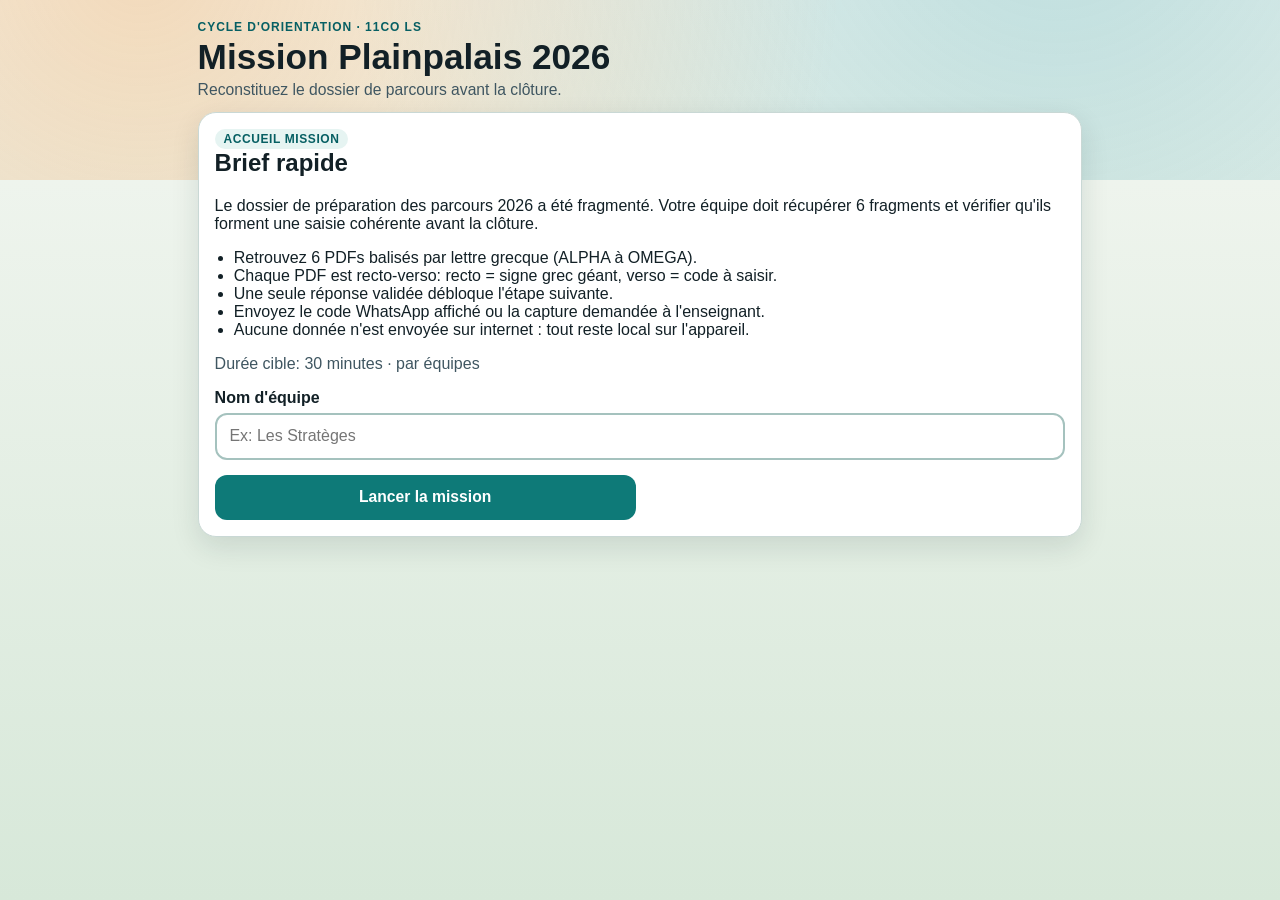
<file: index.html>
<!doctype html>
<html lang="fr">
  <head>
    <meta charset="UTF-8" />
    <meta name="viewport" content="width=device-width, initial-scale=1.0" />
    <meta
      name="description"
      content="Jeu de piste pédagogique à Plainpalais pour préparer la saisie des filières et options."
    />
    <title>Mission Plainpalais 2026</title>
    <link rel="stylesheet" href="assets/css/styles.css" />
  </head>
  <body>
    <div class="aurora" aria-hidden="true"></div>
    <div id="toast-stack" class="toast-stack" aria-live="polite" aria-atomic="true"></div>
    <div class="app-shell">
      <header class="topbar">
        <p class="kicker">Cycle d'orientation · 11CO LS</p>
        <h1>Mission Plainpalais 2026</h1>
        <p class="subtitle">Reconstituez le dossier de parcours avant la clôture.</p>
      </header>

      <section id="status-panel" class="status-panel hidden" aria-live="polite"></section>
      <main id="main-content" class="main-content" aria-live="polite"></main>
    </div>

    <script type="module" src="assets/js/app.js"></script>
  </body>
</html>
</file>
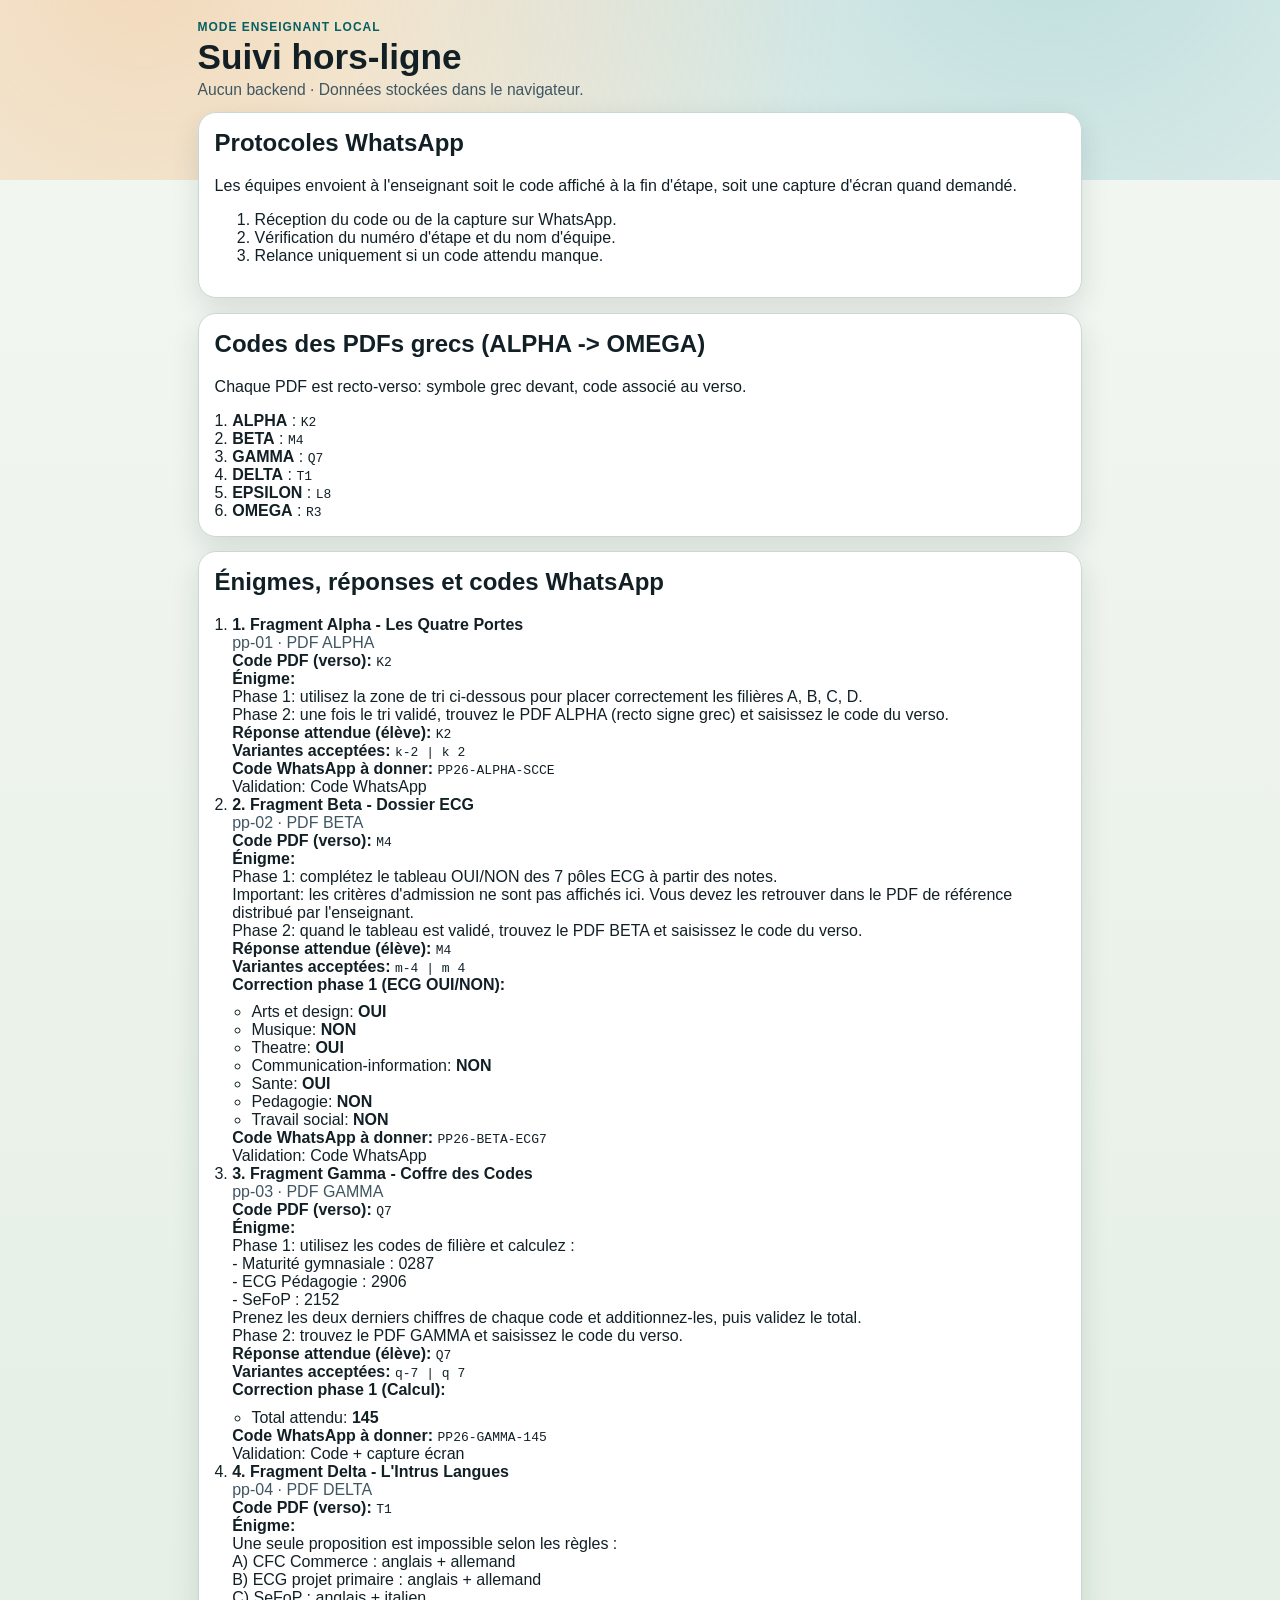
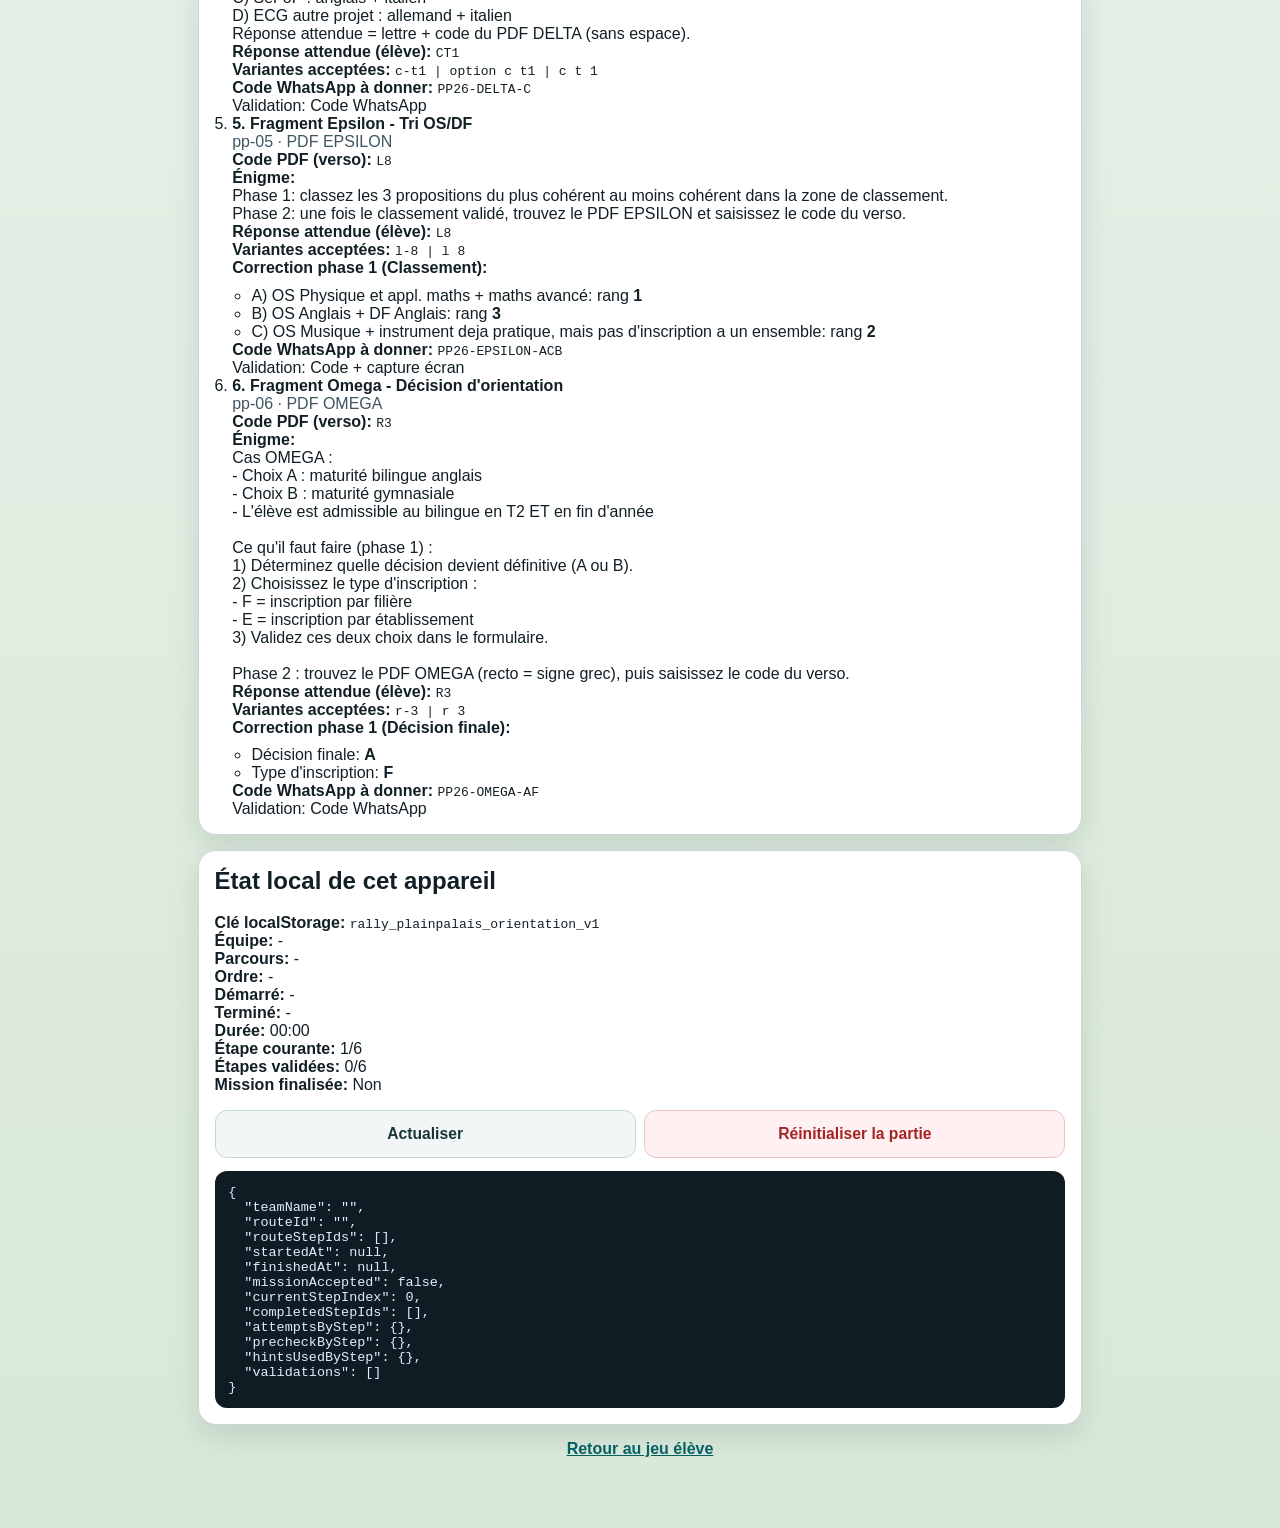
<file: teacher.html>
<!doctype html>
<html lang="fr">
  <head>
    <meta charset="UTF-8" />
    <meta name="viewport" content="width=device-width, initial-scale=1.0" />
    <meta
      name="description"
      content="Mode enseignant local pour suivre les codes WhatsApp et réinitialiser la partie."
    />
    <title>Mode enseignant · Mission Plainpalais 2026</title>
    <link rel="stylesheet" href="assets/css/styles.css" />
  </head>
  <body>
    <div class="aurora" aria-hidden="true"></div>
    <div class="app-shell">
      <header class="topbar">
        <p class="kicker">Mode enseignant local</p>
        <h1>Suivi hors-ligne</h1>
        <p class="subtitle">Aucun backend · Données stockées dans le navigateur.</p>
      </header>

      <main class="main-content" id="teacher-content">
        <section class="card">
          <h2>Protocoles WhatsApp</h2>
          <p>
            Les équipes envoient à l'enseignant soit le code affiché à la fin d'étape, soit une capture
            d'écran quand demandé.
          </p>
          <ol>
            <li>Réception du code ou de la capture sur WhatsApp.</li>
            <li>Vérification du numéro d'étape et du nom d'équipe.</li>
            <li>Relance uniquement si un code attendu manque.</li>
          </ol>
        </section>

        <section class="card">
          <h2>Codes des PDFs grecs (ALPHA -> OMEGA)</h2>
          <p>Chaque PDF est recto-verso: symbole grec devant, code associé au verso.</p>
          <div id="teacher-beacon-codes"></div>
        </section>

        <section class="card">
          <h2>Énigmes, réponses et codes WhatsApp</h2>
          <div id="teacher-step-list"></div>
        </section>

        <section class="card">
          <h2>État local de cet appareil</h2>
          <p id="teacher-summary"></p>
          <div class="button-row">
            <button id="refresh-state" class="btn-secondary" type="button">Actualiser</button>
            <button id="reset-state" class="btn-danger" type="button">Réinitialiser la partie</button>
          </div>
          <pre id="teacher-json" class="json-box" aria-label="Données locales"></pre>
        </section>

        <section class="teacher-footer">
          <a href="index.html" class="text-link">Retour au jeu élève</a>
        </section>
      </main>
    </div>

    <script type="module" src="assets/js/teacher.js"></script>
  </body>
</html>
</file>
<file: assets/css/styles.css>
:root {
  --bg-top: #f4f7f2;
  --bg-bottom: #d7e8d9;
  --card-bg: #ffffff;
  --text-main: #122026;
  --text-soft: #3f5661;
  --accent: #0e7a78;
  --accent-strong: #065f63;
  --warning: #8a4a00;
  --danger: #a62323;
  --border: #c9d8d5;
  --shadow: 0 10px 28px rgba(20, 40, 44, 0.12);
  --radius: 18px;
}

* {
  box-sizing: border-box;
}

body {
  margin: 0;
  min-height: 100vh;
  font-family: "Avenir Next", "Segoe UI", "Noto Sans", sans-serif;
  color: var(--text-main);
  background: linear-gradient(180deg, var(--bg-top), var(--bg-bottom));
}

.aurora {
  position: fixed;
  inset: -20% -15% auto;
  height: 40vh;
  background: radial-gradient(circle at 20% 40%, rgba(240, 164, 84, 0.35), transparent 52%),
    radial-gradient(circle at 75% 20%, rgba(20, 146, 161, 0.25), transparent 56%);
  pointer-events: none;
  z-index: -1;
}

.toast-stack {
  position: fixed;
  top: 0.9rem;
  right: 0.9rem;
  z-index: 999;
  display: grid;
  gap: 0.45rem;
  pointer-events: none;
}

.toast {
  min-width: 220px;
  max-width: min(86vw, 360px);
  padding: 0.72rem 0.85rem;
  border-radius: 12px;
  color: #fff;
  font-weight: 700;
  box-shadow: 0 8px 24px rgba(20, 40, 44, 0.26);
  opacity: 0;
  transform: translateY(-8px);
  transition: opacity 150ms ease, transform 150ms ease;
}

.toast.visible {
  opacity: 1;
  transform: translateY(0);
}

.toast.success {
  background: #0f766e;
}

.toast.error {
  background: #a62323;
}

.app-shell {
  width: min(920px, 100%);
  margin: 0 auto;
  padding: 1rem 0.9rem 2rem;
}

.topbar {
  text-align: left;
  margin-bottom: 0.85rem;
}

.kicker {
  margin: 0;
  letter-spacing: 0.08em;
  text-transform: uppercase;
  font-size: 0.75rem;
  color: var(--accent-strong);
  font-weight: 700;
}

h1 {
  margin: 0.25rem 0;
  font-size: clamp(1.45rem, 4.5vw, 2.2rem);
  line-height: 1.1;
}

.subtitle {
  margin: 0;
  color: var(--text-soft);
  font-size: 0.98rem;
}

.status-panel,
.card {
  background: var(--card-bg);
  border: 1px solid var(--border);
  border-radius: var(--radius);
  box-shadow: var(--shadow);
}

.status-panel {
  padding: 0.8rem;
  margin-bottom: 0.9rem;
}

.status-grid {
  display: grid;
  gap: 0.5rem;
  grid-template-columns: repeat(2, minmax(0, 1fr));
}

.status-pill {
  background: #edf6f4;
  border-radius: 12px;
  padding: 0.45rem 0.6rem;
  font-size: 0.9rem;
}

.progress-wrap {
  margin-top: 0.7rem;
}

.progress-track {
  height: 13px;
  width: 100%;
  border-radius: 999px;
  overflow: hidden;
  background: #dbe7e4;
}

.progress-value {
  height: 100%;
  background: linear-gradient(90deg, #0e7a78, #18a996);
  transition: width 250ms ease;
}

.main-content {
  display: grid;
  gap: 0.9rem;
}

.card {
  padding: 1rem;
}

.card h2,
.card h3 {
  margin-top: 0;
}

.badge {
  display: inline-block;
  padding: 0.18rem 0.55rem;
  border-radius: 999px;
  background: #e6f4f2;
  color: var(--accent-strong);
  font-size: 0.75rem;
  font-weight: 700;
  text-transform: uppercase;
  letter-spacing: 0.05em;
}

.text-muted {
  color: var(--text-soft);
}

.input-label {
  display: block;
  font-weight: 600;
  margin-bottom: 0.35rem;
}

.input-text {
  width: 100%;
  border: 2px solid #a5c2be;
  border-radius: 12px;
  padding: 0.8rem;
  font-size: 1rem;
}

.input-text:focus {
  outline: 3px solid #84c8c6;
  outline-offset: 2px;
  border-color: var(--accent-strong);
}

.button-row {
  display: grid;
  gap: 0.55rem;
  margin-top: 0.9rem;
}

button,
.btn-link-like {
  border: 0;
  border-radius: 12px;
  padding: 0.85rem 1rem;
  font-size: 0.98rem;
  font-weight: 700;
  cursor: pointer;
}

.btn-link-like {
  display: inline-flex;
  align-items: center;
  justify-content: center;
  text-decoration: none;
}

.btn-primary {
  background: var(--accent);
  color: #fff;
}

.btn-primary:hover {
  background: var(--accent-strong);
}

.btn-secondary {
  background: #f2f6f6;
  color: #1b3638;
  border: 1px solid #c7d9d7;
}

.btn-danger {
  background: #fff1f1;
  color: var(--danger);
  border: 1px solid #e9c2c2;
}

.feedback {
  margin-top: 0.75rem;
  padding: 0.7rem;
  border-radius: 12px;
  font-weight: 600;
}

.feedback.error {
  color: #7f1d1d;
  background: #fff1f1;
}

.feedback.success {
  color: #0f5132;
  background: #ebfff3;
}

.meta-list {
  margin: 0.6rem 0 0;
  padding-left: 1.2rem;
}

.hint-box,
.solved-box,
.final-box {
  margin-top: 0.8rem;
  padding: 0.8rem;
  border-radius: 12px;
}

.hint-box {
  background: #fff8df;
  border: 1px solid #f0d791;
}

.sort-grid {
  display: grid;
  gap: 0.7rem;
}

.sort-row {
  background: #fff;
  border: 1px solid #ecdba9;
  border-radius: 10px;
  padding: 0.6rem;
}

.precheck-profile {
  margin: 0.6rem 0 0.8rem;
  padding: 0.55rem 0.65rem;
  border-radius: 10px;
  border: 1px solid #ecdba9;
  background: #fffdf4;
}

.solved-box {
  background: #ecf9f5;
  border: 1px solid #bde6d8;
}

.final-box {
  background: #f0f6ff;
  border: 1px solid #bfd4f2;
}

.step-list,
.code-list {
  margin: 0;
  padding-left: 1.1rem;
}

.json-box {
  margin: 0.85rem 0 0;
  white-space: pre-wrap;
  overflow-wrap: anywhere;
  background: #101c24;
  color: #dbf0ff;
  border-radius: 12px;
  padding: 0.85rem;
  font-family: "SFMono-Regular", "Consolas", "Liberation Mono", monospace;
  font-size: 0.84rem;
  max-height: 350px;
  overflow-y: auto;
}

.teacher-footer {
  text-align: center;
  padding-bottom: 2rem;
}

.map-card {
  margin-top: 0.9rem;
}

.map-wrap {
  border: 1px solid var(--border);
  border-radius: 12px;
  overflow: hidden;
  background: #dbe7e4;
}

.map-frame {
  display: block;
  width: 100%;
  height: 320px;
  border: 0;
}

.text-link {
  color: var(--accent-strong);
  font-weight: 700;
  text-decoration: underline;
}

.hidden {
  display: none;
}

.reveal {
  animation: reveal 320ms ease;
}

@keyframes reveal {
  from {
    opacity: 0;
    transform: translateY(6px);
  }

  to {
    opacity: 1;
    transform: translateY(0);
  }
}

@media (min-width: 720px) {
  .app-shell {
    padding: 1.25rem 1.1rem 2.4rem;
  }

  .status-grid {
    grid-template-columns: repeat(4, minmax(0, 1fr));
  }

  .button-row {
    grid-template-columns: repeat(2, minmax(0, 1fr));
  }

  .map-frame {
    height: 380px;
  }
}
</file>
